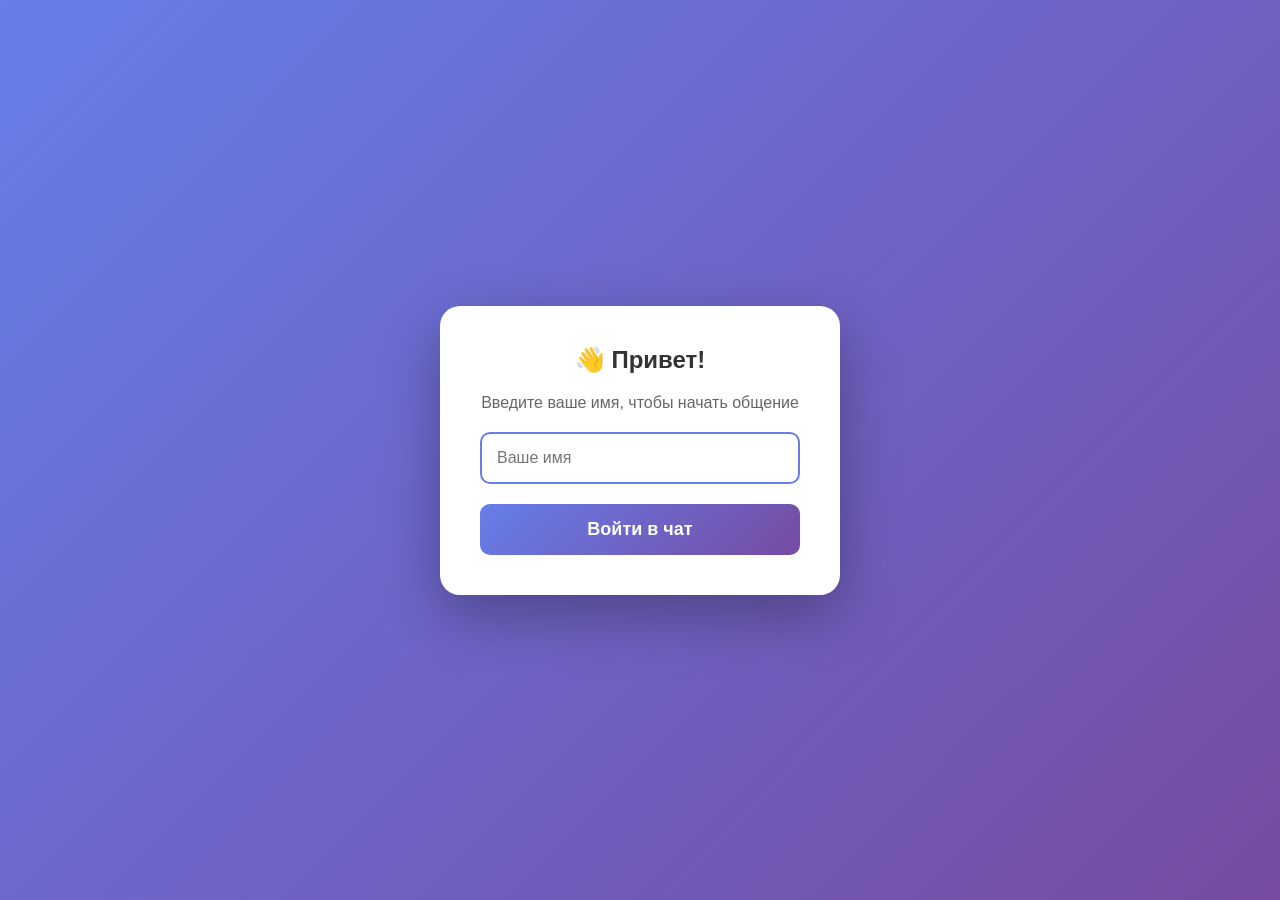
<file: chat/index.html>
<!DOCTYPE html>
<html lang="ru">
<head>
    <meta charset="UTF-8">
    <meta name="viewport" content="width=device-width, initial-scale=1.0">
    <title>Мой Чат</title>
    <style>
        * { margin: 0; padding: 0; box-sizing: border-box; }
        body {
            font-family: 'Segoe UI', Arial, sans-serif;
            background: linear-gradient(135deg, #667eea 0%, #764ba2 100%);
            height: 100vh;
            display: flex;
            justify-content: center;
            align-items: center;
        }
        .chat-container {
            width: 90%;
            max-width: 800px;
            height: 90vh;
            background: white;
            border-radius: 20px;
            box-shadow: 0 20px 60px rgba(0,0,0,0.3);
            display: flex;
            flex-direction: column;
            overflow: hidden;
        }
        .chat-header {
            background: linear-gradient(135deg, #667eea 0%, #764ba2 100%);
            color: white;
            padding: 20px;
            text-align: center;
            font-size: 24px;
            font-weight: bold;
            flex-shrink: 0;
        }
        .chat-messages {
            flex: 1;
            padding: 20px;
            overflow-y: auto;
            background: #f5f5f5;
            display: flex;
            flex-direction: column;
        }
        .message {
            margin-bottom: 15px;
            padding: 12px 16px;
            background: white;
            border-radius: 10px;
            max-width: 80%;
            box-shadow: 0 2px 5px rgba(0,0,0,0.05);
            animation: fadeIn 0.3s ease;
        }
        @keyframes fadeIn {
            from { opacity: 0; transform: translateY(10px); }
            to { opacity: 1; transform: translateY(0); }
        }
        .message.other { align-self: flex-start; }
        .message.self { align-self: flex-end; background: #667eea; color: white; }
        
        /* Стили для системных сообщений */
        .message.system {
            align-self: center;
            background: rgba(0,0,0,0.05);
            color: #666;
            text-align: center;
            max-width: 90%;
            font-size: 14px;
            font-style: italic;
            box-shadow: none;
        }
        .message.system .message-name { display: none; }
        .message.system .message-time { color: #999; margin-top: 4px; }

        .message-name { font-weight: bold; margin-bottom: 5px; font-size: 14px; color: #667eea; }
        .message.self .message-name { color: rgba(255,255,255,0.9); }
        .message-text { font-size: 16px; line-height: 1.4; word-wrap: break-word; }
        .message-time { font-size: 12px; color: #999; margin-top: 5px; text-align: right; }
        .message.self .message-time { color: rgba(255,255,255,0.7); }
        
        .chat-input {
            padding: 20px;
            background: white;
            border-top: 1px solid #eee;
            display: flex;
            gap: 10px;
            flex-shrink: 0;
        }
        .chat-input input {
            flex: 1;
            padding: 15px;
            border: 2px solid #eee;
            border-radius: 10px;
            font-size: 16px;
            outline: none;
            transition: border-color 0.3s;
        }
        .chat-input input:focus { border-color: #667eea; }
        .chat-input button {
            padding: 15px 30px;
            background: linear-gradient(135deg, #667eea 0%, #764ba2 100%);
            color: white;
            border: none;
            border-radius: 10px;
            font-size: 16px;
            font-weight: bold;
            cursor: pointer;
            transition: transform 0.2s, box-shadow 0.2s;
        }
        .chat-input button:hover { transform: scale(1.05); box-shadow: 0 5px 15px rgba(102, 126, 234, 0.4); }
        .chat-input button:active { transform: scale(0.98); }
        
        .user-name-input {
            position: fixed;
            top: 0; left: 0; right: 0; bottom: 0;
            background: linear-gradient(135deg, #667eea 0%, #764ba2 100%);
            display: flex;
            justify-content: center;
            align-items: center;
            z-index: 1000;
        }
        .user-name-form {
            background: white;
            padding: 40px;
            border-radius: 20px;
            text-align: center;
            box-shadow: 0 20px 60px rgba(0,0,0,0.3);
            width: 90%;
            max-width: 400px;
        }
        .user-name-form h2 { margin-bottom: 20px; color: #333; }
        .user-name-form input {
            padding: 15px;
            border: 2px solid #eee;
            border-radius: 10px;
            font-size: 16px;
            margin-bottom: 20px;
            width: 100%;
            outline: none;
            transition: border-color 0.3s;
        }
        .user-name-form input:focus { border-color: #667eea; }
        .user-name-form button {
            padding: 15px 40px;
            background: linear-gradient(135deg, #667eea 0%, #764ba2 100%);
            color: white;
            border: none;
            border-radius: 10px;
            font-size: 18px;
            font-weight: bold;
            cursor: pointer;
            width: 100%;
            transition: transform 0.2s;
        }
        .user-name-form button:hover { transform: scale(1.02); }
    </style>
</head>
<body>
    <div class="user-name-input" id="userNameInput">
        <div class="user-name-form">
            <h2>👋 Привет!</h2>
            <p style="margin-bottom: 20px; color: #666;">Введите ваше имя, чтобы начать общение</p>
            <input type="text" id="name" placeholder="Ваше имя" maxlength="30">
            <button onclick="joinChat()">Войти в чат</button>
        </div>
    </div>

    <div class="chat-container" id="chatContainer" style="display: none;">
        <div class="chat-header">🚀 Мой Чат</div>
        <div class="chat-messages" id="chatMessages">
            <!-- Сообщения будут добавляться сюда -->
        </div>
        <div class="chat-input">
            <input type="text" id="messageInput" placeholder="Введите сообщение..." maxlength="500">
            <button onclick="sendMessage()">Отправить</button>
        </div
    </div>

    <script>
        let userName = "";
        let clientId = Math.random().toString(36).substr(2, 9);
        
        // Проверяем, есть ли сохраненное имя в localStorage
        window.onload = function() {
            const savedName = localStorage.getItem("chatUserName");
            if (savedName) {
                userName = savedName;
                document.getElementById("userNameInput").style.display = "none";
                document.getElementById("chatContainer").style.display = "flex";
                addMessage({clientId: "system", name: "Система", text: `С возвращением, ${userName}! 👋`});
            } else {
                document.getElementById("name").focus();
            }
        };
        
        function joinChat() {
            const nameInput = document.getElementById("name");
            userName = nameInput.value.trim();
            
            if (!userName) { 
                alert("Пожалуйста, введите ваше имя!"); 
                return; 
            }
            
            // Сохраняем имя для будущих посещений
            localStorage.setItem("chatUserName", userName);
            
            document.getElementById("userNameInput").style.display = "none";
            document.getElementById("chatContainer").style.display = "flex";
            
            // Используем специальный clientId "system", чтобы сообщение не считалось "своим"
            addMessage({clientId: "system", name: "Система", text: `${userName} присоединился к чату! 🎉`});
        }
        
        function sendMessage() {
            const input = document.getElementById("messageInput");
            const text = input.value.trim();
            if (!text) return;
            
            addMessage({clientId: clientId, name: userName, text: text});
            input.value = "";
            input.focus();
        }
        
        function addMessage(data) {
            const messagesDiv = document.getElementById("chatMessages");
            
            // Определяем тип сообщения для стилизации
            const isSystem = data.clientId === "system";
            const isSelf = !isSystem && data.clientId === clientId;
            
            const messageDiv = document.createElement("div");
            messageDiv.className = "message " + (isSystem ? "system" : (isSelf ? "self" : "other"));
            
            // Создаем элементы через DOM API для защиты от XSS-атак
            const nameDiv = document.createElement("div");
            nameDiv.className = "message-name";
            nameDiv.textContent = data.name;
            
            const textDiv = document.createElement("div");
            textDiv.className = "message-text";
            textDiv.textContent = data.text; // textContent автоматически экранирует HTML
            
            const timeDiv = document.createElement("div");
            timeDiv.className = "message-time";
            timeDiv.textContent = new Date().toLocaleTimeString("ru-RU", {hour: "2-digit", minute: "2-digit"});
            
            // Собираем сообщение
            if (!isSystem) {
                messageDiv.appendChild(nameDiv);
            }
            messageDiv.appendChild(textDiv);
            messageDiv.appendChild(timeDiv);
            
            messagesDiv.appendChild(messageDiv);
            
            // Плавная прокрутка вниз
            messagesDiv.scrollTo({
                top: messagesDiv.scrollHeight,
                behavior: "smooth"
            });
        }
        
        // Обработка нажатия Enter в поле ввода
        document.getElementById("messageInput").addEventListener("keypress", function(e) { 
            if (e.key === "Enter") sendMessage(); 
        });
        document.getElementById("name").addEventListener("keypress", function(e) { 
            if (e.key === "Enter") joinChat(); 
        });
    </script>
</body>
</html>
</file>
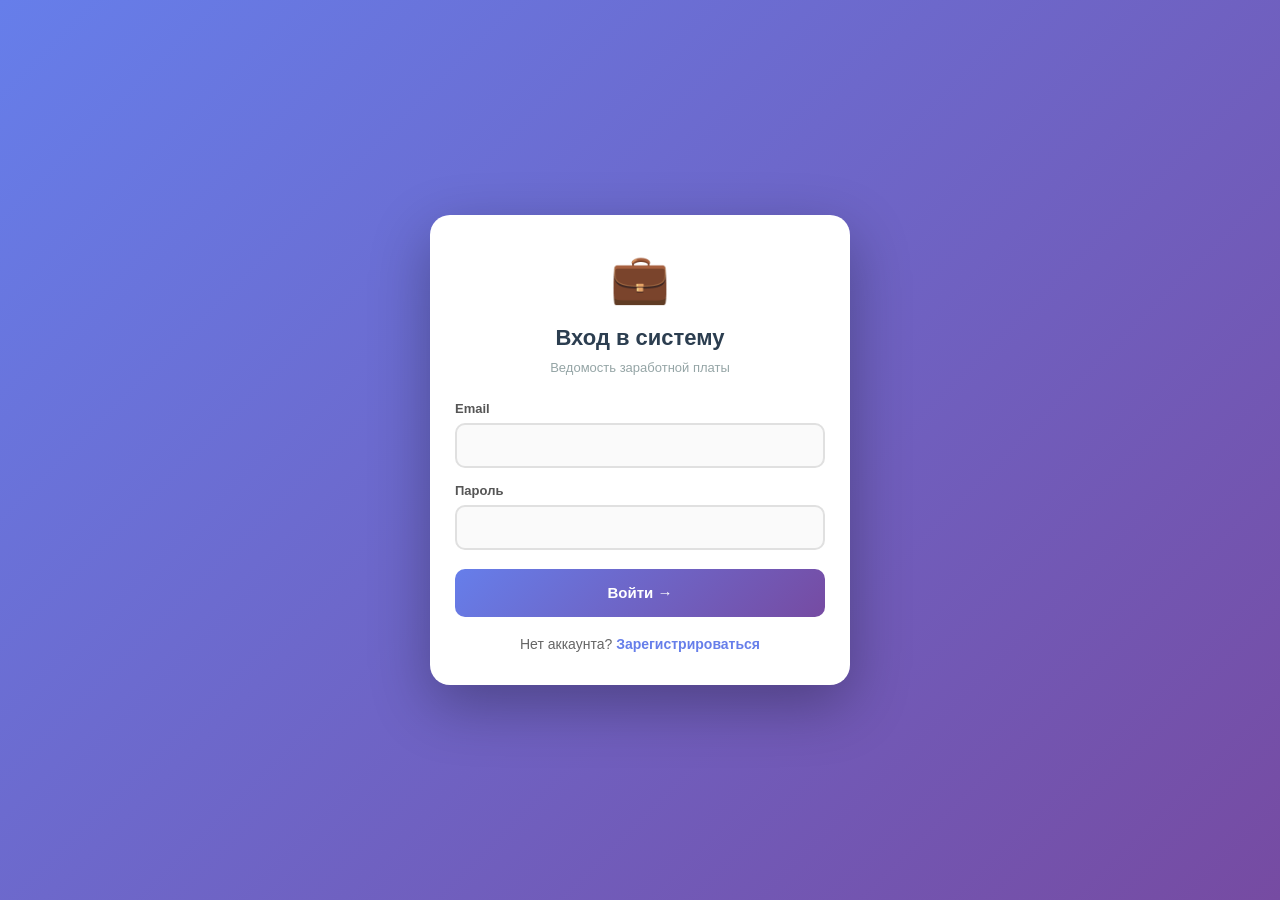
<file: login/index.html>
<!DOCTYPE html>
<html lang="ru">
<head>
<meta charset="UTF-8">
<meta name="viewport" content="width=device-width, initial-scale=1.0, maximum-scale=1.0, user-scalable=no">
<meta name="theme-color" content="#667eea">
<title>Зарплата • Мобильное приложение</title>
<style>
  * { box-sizing: border-box; margin: 0; padding: 0; -webkit-tap-highlight-color: transparent; }
  html, body { height: 100%; overflow-x: hidden; }
  body {
    font-family: -apple-system, BlinkMacSystemFont, 'Segoe UI', Roboto, sans-serif;
    background: #f0f2f5;
    color: #333;
    font-size: 15px;
    line-height: 1.4;
  }
  input, button, select, textarea { font-family: inherit; font-size: inherit; }
  input[type="number"] { -moz-appearance: textfield; }
  input::-webkit-outer-spin-button, input::-webkit-inner-spin-button { -webkit-appearance: none; margin: 0; }

  /* ===== ЭКРАНЫ АВТОРИЗАЦИИ ===== */
  .auth-screen {
    position: fixed;
    inset: 0;
    background: linear-gradient(135deg, #667eea 0%, #764ba2 100%);
    display: flex;
    align-items: center;
    justify-content: center;
    padding: 20px;
    z-index: 1000;
    overflow-y: auto;
  }
  .auth-box {
    background: white;
    padding: 30px 25px;
    border-radius: 20px;
    box-shadow: 0 20px 60px rgba(0,0,0,0.3);
    width: 100%;
    max-width: 420px;
    animation: slideUp 0.4s ease;
  }
  @keyframes slideUp {
    from { opacity: 0; transform: translateY(30px); }
    to { opacity: 1; transform: translateY(0); }
  }
  .auth-logo {
    text-align: center;
    font-size: 48px;
    margin-bottom: 10px;
  }
  .auth-box h2 {
    text-align: center;
    color: #2c3e50;
    margin-bottom: 6px;
    font-size: 22px;
  }
  .auth-box .hint {
    text-align: center;
    color: #95a5a6;
    margin-bottom: 22px;
    font-size: 13px;
  }
  .field { margin-bottom: 14px; }
  .field label {
    display: block;
    font-size: 13px;
    color: #555;
    margin-bottom: 5px;
    font-weight: 600;
  }
  .field input {
    width: 100%;
    padding: 12px 14px;
    border: 2px solid #e0e0e0;
    border-radius: 10px;
    font-size: 15px;
    transition: border-color 0.2s;
    background: #fafafa;
  }
  .field input:focus {
    outline: none;
    border-color: #667eea;
    background: white;
  }
  .btn-primary {
    width: 100%;
    padding: 14px;
    background: linear-gradient(135deg, #667eea, #764ba2);
    color: white;
    border: none;
    border-radius: 10px;
    font-size: 15px;
    font-weight: 600;
    cursor: pointer;
    margin-top: 5px;
    transition: transform 0.1s, box-shadow 0.2s;
    min-height: 48px;
  }
  .btn-primary:hover { transform: translateY(-1px); box-shadow: 0 6px 20px rgba(102, 126, 234, 0.4); }
  .btn-primary:active { transform: translateY(0); }
  .auth-switch {
    text-align: center;
    margin-top: 18px;
    font-size: 14px;
    color: #666;
  }
  .auth-switch a {
    color: #667eea;
    font-weight: 600;
    text-decoration: none;
    cursor: pointer;
  }
  .auth-error {
    background: #fee;
    color: #c0392b;
    padding: 10px;
    border-radius: 8px;
    margin-bottom: 12px;
    text-align: center;
    font-size: 13px;
    display: none;
  }

  /* Код подтверждения — большой дисплей */
  .code-display {
    background: linear-gradient(135deg, #667eea 0%, #764ba2 100%);
    color: white;
    padding: 30px 20px;
    border-radius: 16px;
    text-align: center;
    margin: 20px 0;
    box-shadow: 0 8px 24px rgba(102, 126, 234, 0.3);
  }
  .code-display .label {
    font-size: 13px;
    opacity: 0.9;
    margin-bottom: 10px;
    text-transform: uppercase;
    letter-spacing: 1px;
  }
  .code-display .code {
    font-size: 48px;
    font-weight: 700;
    letter-spacing: 8px;
    font-family: 'Courier New', monospace;
    text-shadow: 0 2px 10px rgba(0,0,0,0.2);
  }
  .code-display .email {
    font-size: 12px;
    opacity: 0.8;
    margin-top: 12px;
    word-break: break-all;
  }
  .code-note {
    background: #fff3cd;
    border-left: 4px solid #ffc107;
    padding: 12px;
    border-radius: 8px;
    font-size: 12px;
    color: #856404;
    margin-bottom: 15px;
  }

  /* Код ввода */
  .code-inputs {
    display: flex;
    gap: 8px;
    justify-content: center;
    margin: 20px 0;
  }
  .code-inputs input {
    width: 44px;
    height: 54px;
    text-align: center;
    font-size: 22px;
    font-weight: 700;
    border: 2px solid #e0e0e0;
    border-radius: 10px;
    background: #fafafa;
  }
  .code-inputs input:focus {
    outline: none;
    border-color: #667eea;
    background: white;
  }

  /* ===== ОСНОВНОЕ ПРИЛОЖЕНИЕ ===== */
  .app { display: none; padding-bottom: 80px; min-height: 100vh; }
  .app.active { display: block; }

  .topbar {
    background: linear-gradient(135deg, #667eea, #764ba2);
    color: white;
    padding: 14px 16px;
    display: flex;
    justify-content: space-between;
    align-items: center;
    position: sticky;
    top: 0;
    z-index: 100;
    box-shadow: 0 2px 10px rgba(0,0,0,0.1);
  }
  .topbar-left { display: flex; align-items: center; gap: 10px; }
  .user-avatar {
    width: 36px; height: 36px;
    border-radius: 50%;
    background: rgba(255,255,255,0.25);
    display: flex; align-items: center; justify-content: center;
    font-weight: 700; font-size: 15px;
  }
  .user-name { font-weight: 600; font-size: 14px; }
  .user-email { font-size: 11px; opacity: 0.85; }
  .btn-logout {
    background: rgba(255,255,255,0.2);
    color: white;
    border: none;
    padding: 8px 12px;
    border-radius: 8px;
    cursor: pointer;
    font-size: 13px;
    font-weight: 600;
  }

  .container { padding: 16px; max-width: 1200px; margin: 0 auto; }

  .page-title {
    text-align: center;
    color: #2c3e50;
    margin-bottom: 4px;
    font-size: 20px;
  }
  .page-subtitle {
    text-align: center;
    color: #7f8c8d;
    margin-bottom: 18px;
    font-size: 13px;
  }

  .card {
    background: white;
    border-radius: 14px;
    padding: 16px;
    margin-bottom: 14px;
    box-shadow: 0 2px 10px rgba(0,0,0,0.05);
  }
  .card-title {
    font-size: 14px;
    font-weight: 700;
    color: #2c3e50;
    margin-bottom: 12px;
    display: flex;
    align-items: center;
    gap: 6px;
  }

  .controls {
    display: grid;
    grid-template-columns: 1fr 1fr;
    gap: 10px;
  }
  .controls .field { margin-bottom: 0; }
  .controls input {
    padding: 10px;
    border: 1.5px solid #e0e0e0;
    border-radius: 8px;
    background: #fafafa;
    width: 100%;
  }
  .controls input:focus {
    outline: none;
    border-color: #667eea;
    background: white;
  }

  .table-wrap {
    overflow-x: auto;
    -webkit-overflow-scrolling: touch;
    border-radius: 10px;
    border: 1px solid #e0e0e0;
  }
  table {
    width: 100%;
    border-collapse: collapse;
    font-size: 13px;
    min-width: 900px;
  }
  th {
    background: #34495e;
    color: white;
    padding: 10px 6px;
    text-align: center;
    font-weight: 600;
    font-size: 12px;
    white-space: nowrap;
    position: sticky;
    top: 0;
  }
  td {
    padding: 4px;
    border-bottom: 1px solid #eee;
    text-align: center;
  }
  td input {
    width: 100%;
    border: none;
    text-align: center;
    padding: 8px 4px;
    background: transparent;
    font-size: 13px;
    min-height: 36px;
  }
  td input:focus {
    background: #fff9c4;
    outline: 2px solid #3498db;
  }
  td input[readonly] { background: #f8f9fa; font-weight: 600; }
  .col-name input { text-align: left; padding-left: 8px; min-width: 140px; }
  .negative { color: #e74c3c; font-weight: 700; }
  .positive { color: #27ae60; font-weight: 700; }
  .total-row { background: #fff3cd !important; font-weight: 700; }
  .total-row td { background: #fff3cd; font-size: 13px; }
  .empty-row td {
    padding: 40px 20px;
    color: #95a5a6;
    font-style: italic;
    background: #fafafa;
    text-align: center;
  }

  .summary {
    display: grid;
    grid-template-columns: 1fr;
    gap: 10px;
    margin-bottom: 14px;
  }
  .summary-card {
    padding: 14px;
    border-radius: 12px;
    color: white;
    display: flex;
    justify-content: space-between;
    align-items: center;
  }
  .summary-card h3 { font-size: 12px; margin-bottom: 4px; opacity: 0.9; text-transform: uppercase; letter-spacing: 0.5px; }
  .summary-card .value { font-size: 20px; font-weight: 700; }
  .card-accrued { background: linear-gradient(135deg, #3498db, #2980b9); }
  .card-pay { background: linear-gradient(135deg, #27ae60, #229954); }
  .card-balance { background: linear-gradient(135deg, #9b59b6, #8e44ad); }

  .actions {
    display: grid;
    grid-template-columns: 1fr 1fr;
    gap: 10px;
  }
  .btn {
    padding: 12px;
    border: none;
    border-radius: 10px;
    cursor: pointer;
    font-size: 14px;
    font-weight: 600;
    min-height: 46px;
    display: flex;
    align-items: center;
    justify-content: center;
    gap: 6px;
    transition: transform 0.1s;
  }
  .btn:active { transform: scale(0.97); }
  .btn-save { background: #9b59b6; color: white; }
  .btn-export { background: #f39c12; color: white; }
  .btn-print { background: #3498db; color: white; }
  .btn-del {
    background: #e74c3c;
    color: white;
    padding: 6px 10px;
    font-size: 12px;
    min-height: 32px;
    border-radius: 6px;
  }

  .mobile-employees { display: none; }
  .emp-card {
    background: white;
    border-radius: 12px;
    padding: 14px;
    margin-bottom: 10px;
    box-shadow: 0 2px 8px rgba(0,0,0,0.06);
    border-left: 4px solid #667eea;
  }
  .emp-card-header {
    display: flex;
    justify-content: space-between;
    align-items: flex-start;
    margin-bottom: 10px;
  }
  .emp-name {
    font-weight: 700;
    color: #2c3e50;
    font-size: 15px;
    flex: 1;
  }
  .emp-name input {
    width: 100%;
    border: none;
    font-weight: 700;
    font-size: 15px;
    color: #2c3e50;
    padding: 4px 0;
    border-bottom: 1px dashed #ddd;
  }
  .emp-name input:focus { outline: none; border-bottom-color: #667eea; }
  .emp-fields {
    display: grid;
    grid-template-columns: 1fr 1fr;
    gap: 8px;
    margin-bottom: 10px;
  }
  .emp-field label {
    display: block;
    font-size: 11px;
    color: #7f8c8d;
    margin-bottom: 3px;
    text-transform: uppercase;
    letter-spacing: 0.3px;
  }
  .emp-field input {
    width: 100%;
    padding: 8px;
    border: 1.5px solid #e0e0e0;
    border-radius: 6px;
    background: #fafafa;
    font-size: 14px;
  }
  .emp-field input:focus { outline: none; border-color: #667eea; background: white; }
  .emp-totals {
    background: #f8f9fa;
    padding: 10px;
    border-radius: 8px;
    display: grid;
    grid-template-columns: 1fr 1fr;
    gap: 6px;
    font-size: 12px;
  }
  .emp-totals .row {
    display: flex;
    justify-content: space-between;
  }
  .emp-totals .row b { color: #2c3e50; }

  .fab {
    position: fixed;
    bottom: 20px;
    right: 20px;
    width: 56px;
    height: 56px;
    border-radius: 50%;
    background: linear-gradient(135deg, #27ae60, #229954);
    color: white;
    border: none;
    font-size: 28px;
    cursor: pointer;
    box-shadow: 0 6px 20px rgba(39, 174, 96, 0.4);
    z-index: 50;
    display: none;
  }

  .modal {
    position: fixed;
    inset: 0;
    background: rgba(0,0,0,0.5);
    display: none;
    align-items: center;
    justify-content: center;
    z-index: 2000;
    padding: 20px;
  }
  .modal.active { display: flex; }
  .modal-box {
    background: white;
    border-radius: 16px;
    padding: 24px;
    max-width: 400px;
    width: 100%;
    animation: slideUp 0.3s ease;
  }
  .modal-box h3 { margin-bottom: 12px; color: #2c3e50; }
  .modal-box p { margin-bottom: 16px; color: #555; font-size: 14px; }
  .modal-actions { display: flex; gap: 10px; }
  .modal-actions button { flex: 1; }
  .btn-secondary {
    background: #ecf0f1;
    color: #2c3e50;
    padding: 12px;
    border: none;
    border-radius: 10px;
    font-weight: 600;
    cursor: pointer;
    min-height: 46px;
  }
  .btn-danger {
    background: #e74c3c;
    color: white;
    padding: 12px;
    border: none;
    border-radius: 10px;
    font-weight: 600;
    cursor: pointer;
    min-height: 46px;
  }

  .toast {
    position: fixed;
    bottom: 30px;
    left: 50%;
    transform: translateX(-50%) translateY(100px);
    background: #2c3e50;
    color: white;
    padding: 12px 20px;
    border-radius: 25px;
    font-size: 14px;
    z-index: 3000;
    opacity: 0;
    transition: all 0.3s;
    max-width: 90%;
    text-align: center;
  }
  .toast.show { opacity: 1; transform: translateX(-50%) translateY(0); }
  .toast.success { background: #27ae60; }
  .toast.error { background: #e74c3c; }

  @media (min-width: 768px) {
    .summary { grid-template-columns: repeat(3, 1fr); }
    .actions { grid-template-columns: repeat(3, 1fr); }
    .controls { grid-template-columns: repeat(4, 1fr); }
  }
  @media (max-width: 767px) {
    .table-wrap { display: none; }
    .mobile-employees { display: block; }
    .fab { display: block; }
    .btn-add-desktop { display: none; }
  }
  @media (min-width: 768px) {
    .fab { display: none; }
  }
  @media print {
    .topbar, .controls, .actions, .fab, .summary { display: none !important; }
    .app { padding-bottom: 0; }
    .table-wrap { display: block; }
    .mobile-employees { display: none; }
  }
</style>
</head>
<body>

<!-- ===== ЭКРАН ВХОДА ===== -->
<div class="auth-screen" id="authScreen">
  <div class="auth-box" id="loginBox">
    <div class="auth-logo">💼</div>
    <h2>Вход в систему</h2>
    <p class="hint">Ведомость заработной платы</p>
    <div class="auth-error" id="loginError"></div>
    <form id="loginForm" autocomplete="off">
      <div class="field">
        <label>Email</label>
        <input type="email" id="loginEmail" required autocomplete="email">
      </div>
      <div class="field">
        <label>Пароль</label>
        <input type="password" id="loginPassword" required autocomplete="current-password">
      </div>
      <button type="submit" class="btn-primary">Войти →</button>
    </form>
    <div class="auth-switch">
      Нет аккаунта? <a onclick="showRegister()">Зарегистрироваться</a>
    </div>
  </div>

  <div class="auth-box" id="registerBox" style="display:none;">
    <div class="auth-logo">📝</div>
    <h2>Регистрация</h2>
    <p class="hint">Создайте аккаунт для работы с ведомостью</p>
    <div class="auth-error" id="registerError"></div>
    <form id="registerForm" autocomplete="off">
      <div class="field">
        <label>Имя</label>
        <input type="text" id="regName" required>
      </div>
      <div class="field">
        <label>Email</label>
        <input type="email" id="regEmail" required>
      </div>
      <div class="field">
        <label>Пароль (мин. 6 символов)</label>
        <input type="password" id="regPassword" required minlength="6">
      </div>
      <div class="field">
        <label>Повторите пароль</label>
        <input type="password" id="regPassword2" required minlength="6">
      </div>
      <button type="submit" class="btn-primary">Зарегистрироваться →</button>
    </form>
    <div class="auth-switch">
      Уже есть аккаунт? <a onclick="showLogin()">Войти</a>
    </div>
  </div>

  <div class="auth-box" id="verifyBox" style="display:none;">
    <div class="auth-logo">✉️</div>
    <h2>Подтверждение регистрации</h2>
    <p class="hint" id="verifyHint">Введите код для подтверждения</p>
    
    <div class="code-display">
      <div class="label">Ваш код подтверждения</div>
      <div class="code" id="displayCode">000000</div>
      <div class="email" id="displayEmail">email@example.com</div>
    </div>

    <div class="code-note">
      💡 <b>Сохраните этот код</b> — он нужен для подтверждения регистрации. В реальном приложении код отправляется на email.
    </div>

    <div class="auth-error" id="verifyError"></div>
    <form id="verifyForm">
      <div class="code-inputs" id="codeInputs">
        <input type="tel" maxlength="1" inputmode="numeric" pattern="[0-9]">
        <input type="tel" maxlength="1" inputmode="numeric" pattern="[0-9]">
        <input type="tel" maxlength="1" inputmode="numeric" pattern="[0-9]">
        <input type="tel" maxlength="1" inputmode="numeric" pattern="[0-9]">
        <input type="tel" maxlength="1" inputmode="numeric" pattern="[0-9]">
        <input type="tel" maxlength="1" inputmode="numeric" pattern="[0-9]">
      </div>
      <button type="submit" class="btn-primary">Подтвердить и войти</button>
    </form>
    <div class="auth-switch">
      <a onclick="showLogin()">← Вернуться ко входу</a>
    </div>
  </div>
</div>

<!-- ===== ОСНОВНОЕ ПРИЛОЖЕНИЕ ===== -->
<div class="app" id="app">
  <div class="topbar">
    <div class="topbar-left">
      <div class="user-avatar" id="userAvatar">U</div>
      <div>
        <div class="user-name" id="userName">Пользователь</div>
        <div class="user-email" id="userEmail">email@example.com</div>
      </div>
    </div>
    <button class="btn-logout" onclick="confirmLogout()">Выйти</button>
  </div>

  <div class="container">
    <h1 class="page-title">📊 Ведомость зарплаты</h1>
    <p class="page-subtitle">Почасовая оплата • переходящее сальдо</p>

    <div class="card">
      <div class="card-title">⚙️ Параметры</div>
      <div class="controls">
        <div class="field">
          <label>Месяц</label>
          <input type="month" id="month" value="2026-06">
        </div>
        <div class="field">
          <label>Норма часов</label>
          <input type="number" id="normHours" value="160" min="0">
        </div>
        <div class="field">
          <label>Коэф. до 2ч</label>
          <input type="number" id="ot1" value="1.5" step="0.1" min="1">
        </div>
        <div class="field">
          <label>Коэф. свыше 2ч</label>
          <input type="number" id="ot2" value="2.0" step="0.1" min="1">
        </div>
      </div>
    </div>

    <div class="summary">
      <div class="summary-card card-accrued">
        <div><h3>Начислено</h3><div class="value" id="sumAccrued">0 ₽</div></div>
        <div style="font-size:32px;opacity:0.5;">💰</div>
      </div>
      <div class="summary-card card-pay">
        <div><h3>Выплачено</h3><div class="value" id="sumPay">0 ₽</div></div>
        <div style="font-size:32px;opacity:0.5;">💵</div>
      </div>
      <div class="summary-card card-balance">
        <div><h3>Сальдо</h3><div class="value" id="sumBalance">0 ₽</div></div>
        <div style="font-size:32px;opacity:0.5;">📊</div>
      </div>
    </div>

    <div class="card">
      <div class="card-title">👥 Сотрудники</div>
      <div class="table-wrap">
        <table id="salaryTable">
          <thead>
            <tr>
              <th>№</th>
              <th class="col-name">ФИО</th>
              <th>Ставка ₽/ч</th>
              <th>Часы</th>
              <th>Сверх. до 2ч</th>
              <th>Сверх. &gt;2ч</th>
              <th>Начислено</th>
              <th>Сальдо нач.</th>
              <th>Удержано</th>
              <th>Выплачено</th>
              <th>Сальдо кон.</th>
              <th></th>
            </tr>
          </thead>
          <tbody id="tbody"></tbody>
          <tfoot>
            <tr class="total-row" id="totalRow"></tr>
          </tfoot>
        </table>
      </div>
      <div class="mobile-employees" id="mobileEmployees"></div>
      <button class="btn btn-save btn-add-desktop" style="width:100%;margin-top:12px;background:#27ae60;color:white;" onclick="addRow()">➕ Добавить сотрудника</button>
    </div>

    <div class="actions">
      <button class="btn btn-save" onclick="saveData()">💾 Сохранить</button>
      <button class="btn btn-export" onclick="exportCSV()">📥 CSV</button>
      <button class="btn btn-print" onclick="window.print()">🖨️ Печать</button>
    </div>
  </div>

  <button class="fab" onclick="addRow()" title="Добавить">+</button>
</div>

<div class="modal" id="logoutModal">
  <div class="modal-box">
    <h3>🚪 Выход</h3>
    <p>Вы уверены, что хотите выйти из аккаунта?</p>
    <div class="modal-actions">
      <button class="btn-secondary" onclick="closeModal('logoutModal')">Отмена</button>
      <button class="btn-danger" onclick="logout()">Выйти</button>
    </div>
  </div>
</div>

<div class="toast" id="toast"></div>

<script>
const USERS_KEY = 'salary_users_v3';
const SESSION_KEY = 'salary_session_v3';
const PENDING_KEY = 'salary_pending_users_v3';

function hash(str) {
  let h = 0;
  for (let i = 0; i < str.length; i++) {
    h = ((h << 5) - h) + str.charCodeAt(i);
    h |= 0;
  }
  return 'h_' + Math.abs(h).toString(36) + '_' + str.length;
}

function getUsers() { return JSON.parse(localStorage.getItem(USERS_KEY) || '[]'); }
function saveUsers(users) { localStorage.setItem(USERS_KEY, JSON.stringify(users)); }
function getPending() { return JSON.parse(localStorage.getItem(PENDING_KEY) || '[]'); }
function savePending(p) { localStorage.setItem(PENDING_KEY, JSON.stringify(p)); }

function generateCode() {
  return Math.floor(100000 + Math.random() * 900000).toString();
}

function showLogin() {
  document.getElementById('loginBox').style.display = 'block';
  document.getElementById('registerBox').style.display = 'none';
  document.getElementById('verifyBox').style.display = 'none';
  clearAuthMessages();
}
function showRegister() {
  document.getElementById('loginBox').style.display = 'none';
  document.getElementById('registerBox').style.display = 'block';
  document.getElementById('verifyBox').style.display = 'none';
  clearAuthMessages();
}
function showVerify(email, code) {
  document.getElementById('loginBox').style.display = 'none';
  document.getElementById('registerBox').style.display = 'none';
  document.getElementById('verifyBox').style.display = 'block';
  document.getElementById('verifyHint').textContent = `Регистрация для ${email}`;
  document.getElementById('displayCode').textContent = code;
  document.getElementById('displayEmail').textContent = email;
  clearAuthMessages();
  setTimeout(() => document.querySelector('#codeInputs input').focus(), 100);
}

function clearAuthMessages() {
  ['loginError','registerError','verifyError'].forEach(id => {
    const el = document.getElementById(id);
    el.style.display = 'none';
    el.textContent = '';
  });
}

function showError(id, msg) {
  const el = document.getElementById(id);
  el.textContent = msg;
  el.style.display = 'block';
}

document.getElementById('loginForm').addEventListener('submit', e => {
  e.preventDefault();
  const email = document.getElementById('loginEmail').value.trim().toLowerCase();
  const password = document.getElementById('loginPassword').value;

  const user = getUsers().find(u => u.email === email && u.passwordHash === hash(password));
  if (!user) {
    showError('loginError', 'Неверный email или пароль');
    return;
  }
  if (!user.verified) {
    showError('loginError', 'Регистрация не завершена');
    return;
  }
  startSession(user);
});

document.getElementById('registerForm').addEventListener('submit', e => {
  e.preventDefault();
  const name = document.getElementById('regName').value.trim();
  const email = document.getElementById('regEmail').value.trim().toLowerCase();
  const pass1 = document.getElementById('regPassword').value;
  const pass2 = document.getElementById('regPassword2').value;

  if (pass1 !== pass2) {
    showError('registerError', 'Пароли не совпадают');
    return;
  }
  if (pass1.length < 6) {
    showError('registerError', 'Пароль должен быть не менее 6 символов');
    return;
  }
  if (getUsers().some(u => u.email === email)) {
    showError('registerError', 'Пользователь с таким email уже существует');
    return;
  }

  const code = generateCode();
  const pending = getPending().filter(p => p.email !== email);
  pending.push({
    name, email,
    passwordHash: hash(pass1),
    code,
    createdAt: Date.now()
  });
  savePending(pending);

  showVerify(email, code);
});

const codeInputs = document.querySelectorAll('#codeInputs input');
codeInputs.forEach((inp, i) => {
  inp.addEventListener('input', e => {
    e.target.value = e.target.value.replace(/\D/g, '');
    if (e.target.value && i < codeInputs.length - 1) {
      codeInputs[i + 1].focus();
    }
  });
  inp.addEventListener('keydown', e => {
    if (e.key === 'Backspace' && !e.target.value && i > 0) {
      codeInputs[i - 1].focus();
    }
  });
  inp.addEventListener('paste', e => {
    e.preventDefault();
    const text = (e.clipboardData || window.clipboardData).getData('text').replace(/\D/g, '').slice(0, 6);
    text.split('').forEach((ch, i) => { if (codeInputs[i]) codeInputs[i].value = ch; });
    if (text.length > 0) codeInputs[Math.min(text.length, 5)].focus();
  });
});

document.getElementById('verifyForm').addEventListener('submit', e => {
  e.preventDefault();
  const code = Array.from(codeInputs).map(i => i.value).join('');
  if (code.length !== 6) {
    showError('verifyError', 'Введите все 6 цифр кода');
    return;
  }
  const pending = getPending();
  const last = pending[pending.length - 1];
  if (!last) {
    showError('verifyError', 'Сессия истекла. Зарегистрируйтесь снова.');
    return;
  }
  if (last.code !== code) {
    showError('verifyError', 'Неверный код подтверждения');
    return;
  }
  const users = getUsers();
  users.push({
    name: last.name,
    email: last.email,
    passwordHash: last.passwordHash,
    verified: true,
    createdAt: Date.now()
  });
  saveUsers(users);
  savePending(pending.slice(0, -1));

  toast('✅ Регистрация завершена! Вход...', 'success');
  setTimeout(() => {
    const user = users.find(u => u.email === last.email);
    startSession(user);
  }, 800);
});

function startSession(user) {
  sessionStorage.setItem(SESSION_KEY, JSON.stringify({
    email: user.email,
    name: user.name,
    loginAt: Date.now()
  }));
  showApp(user);
}

function showApp(user) {
  document.getElementById('authScreen').style.display = 'none';
  document.getElementById('app').classList.add('active');
  document.getElementById('userName').textContent = user.name;
  document.getElementById('userEmail').textContent = user.email;
  document.getElementById('userAvatar').textContent = user.name.charAt(0).toUpperCase();

  if (!loadData(document.getElementById('month').value)) {
    renderEmpty();
  }
}

function confirmLogout() {
  document.getElementById('logoutModal').classList.add('active');
}
function closeModal(id) {
  document.getElementById(id).classList.remove('active');
}
function logout() {
  sessionStorage.removeItem(SESSION_KEY);
  closeModal('logoutModal');
  document.getElementById('app').classList.remove('active');
  document.getElementById('authScreen').style.display = 'flex';
  document.getElementById('loginForm').reset();
  showLogin();
}

const savedSession = sessionStorage.getItem(SESSION_KEY);
if (savedSession) {
  const s = JSON.parse(savedSession);
  const user = getUsers().find(u => u.email === s.email && u.verified);
  if (user) showApp(user);
}

setInterval(() => {
  const day = 24 * 60 * 60 * 1000;
  const now = Date.now();
  savePending(getPending().filter(p => now - p.createdAt < day));
}, 60000);

let rowId = 0;

function getCurrentUser() {
  const s = sessionStorage.getItem(SESSION_KEY);
  return s ? JSON.parse(s).email : 'anon';
}

function renderEmpty() {
  document.getElementById('tbody').innerHTML = `
    <tr class="empty-row"><td colspan="12">Нет сотрудников. Нажмите «➕» для добавления.</td></tr>
  `;
  document.getElementById('mobileEmployees').innerHTML = `
    <div class="empty-row" style="padding:40px 20px;text-align:center;color:#95a5a6;font-style:italic;">
      Нет сотрудников. Нажмите «+» для добавления.
    </div>
  `;
  recalc();
}

function addRow(data = {}) {
  const empty = document.querySelector('#tbody .empty-row');
  if (empty) empty.remove();
  const mobEmpty = document.querySelector('#mobileEmployees .empty-row');
  if (mobEmpty) mobEmpty.remove();

  rowId++;
  const id = 'r' + rowId;
  const tbody = document.getElementById('tbody');
  const idx = tbody.children.length + 1;

  const tr = document.createElement('tr');
  tr.dataset.id = id;
  tr.innerHTML = `
    <td>${idx}</td>
    <td class="col-name"><input type="text" data-f="name" data-id="${id}" value="${data.name || ''}"></td>
    <td><input type="number" data-f="rate" data-id="${id}" value="${data.rate || 0}" min="0" step="0.01"></td>
    <td><input type="number" data-f="hours" data-id="${id}" value="${data.hours || 0}" min="0"></td>
    <td><input type="number" data-f="ot1" data-id="${id}" value="${data.ot1 || 0}" min="0"></td>
    <td><input type="number" data-f="ot2" data-id="${id}" value="${data.ot2 || 0}" min="0"></td>
    <td><input type="number" data-f="accrued" data-id="${id}" readonly value="0"></td>
    <td><input type="number" data-f="balanceStart" data-id="${id}" value="${data.balanceStart || 0}" step="0.01"></td>
    <td><input type="number" data-f="deductions" data-id="${id}" value="${data.deductions || 0}" min="0" step="0.01"></td>
    <td><input type="number" data-f="paid" data-id="${id}" value="${data.paid || 0}" min="0" step="0.01"></td>
    <td><input type="number" data-f="balanceEnd" data-id="${id}" readonly value="0"></td>
    <td><button class="btn-del" onclick="delRow('${id}')">✖</button></td>
  `;
  tbody.appendChild(tr);

  const mob = document.getElementById('mobileEmployees');
  const card = document.createElement('div');
  card.className = 'emp-card';
  card.dataset.id = id;
  card.innerHTML = `
    <div class="emp-card-header">
      <div class="emp-name"><input type="text" data-f="name" data-id="${id}" value="${data.name || ''}" placeholder="ФИО сотрудника"></div>
      <button class="btn-del" onclick="delRow('${id}')">✖</button>
    </div>
    <div class="emp-fields">
      <div class="emp-field"><label>Ставка ₽/ч</label><input type="number" data-f="rate" data-id="${id}" value="${data.rate || 0}" min="0" step="0.01"></div>
      <div class="emp-field"><label>Часы</label><input type="number" data-f="hours" data-id="${id}" value="${data.hours || 0}" min="0"></div>
      <div class="emp-field"><label>Сверх. до 2ч</label><input type="number" data-f="ot1" data-id="${id}" value="${data.ot1 || 0}" min="0"></div>
      <div class="emp-field"><label>Сверх. &gt;2ч</label><input type="number" data-f="ot2" data-id="${id}" value="${data.ot2 || 0}" min="0"></div>
      <div class="emp-field"><label>Сальдо на начало</label><input type="number" data-f="balanceStart" data-id="${id}" value="${data.balanceStart || 0}" step="0.01"></div>
      <div class="emp-field"><label>Удержано</label><input type="number" data-f="deductions" data-id="${id}" value="${data.deductions || 0}" min="0" step="0.01"></div>
      <div class="emp-field" style="grid-column:span 2;"><label>Выплачено</label><input type="number" data-f="paid" data-id="${id}" value="${data.paid || 0}" min="0" step="0.01"></div>
    </div>
    <div class="emp-totals">
      <div class="row"><span>Начислено:</span><b data-out="accrued" data-id="${id}">0 ₽</b></div>
      <div class="row"><span>Сальдо:</span><b data-out="balanceEnd" data-id="${id}">0 ₽</b></div>
    </div>
  `;
  mob.appendChild(card);

  document.querySelectorAll(`[data-id="${id}"]`).forEach(inp => {
    if (inp.tagName === 'BUTTON') return;
    inp.addEventListener('input', e => syncField(id, e.target.dataset.f, e.target.value));
  });

  recalc();
}

function syncField(id, field, value) {
  document.querySelectorAll(`[data-id="${id}"][data-f="${field}"]`).forEach(inp => {
    if (inp !== event.target) inp.value = value;
  });
  recalc();
}

function delRow(id) {
  document.querySelectorAll(`[data-id="${id}"]`).forEach(el => {
    const row = el.closest('tr, .emp-card');
    if (row) row.remove();
  });
  const rows = document.querySelectorAll('#tbody tr:not(.empty-row)');
  if (rows.length === 0) {
    renderEmpty();
    return;
  }
  rows.forEach((tr, i) => tr.children[0].textContent = i + 1);
  recalc();
}

function num(v) { return parseFloat(v) || 0; }
function fmt(v) { return v.toLocaleString('ru-RU', {minimumFractionDigits: 2, maximumFractionDigits: 2}); }

function recalc() {
  const ot1k = num(document.getElementById('ot1').value);
  const ot2k = num(document.getElementById('ot2').value);

  let totAccrued = 0, totPaid = 0, totBalanceStart = 0, totBalanceEnd = 0, totDed = 0;

  const rows = document.querySelectorAll('#tbody tr:not(.empty-row)');
  rows.forEach(tr => {
    const id = tr.dataset.id;
    const get = f => num(tr.querySelector(`[data-f="${f}"]`).value);
    const rate = get('rate');
    const hours = get('hours');
    const o1 = get('ot1');
    const o2 = get('ot2');
    const balStart = get('balanceStart');
    const ded = get('deductions');
    const paid = get('paid');

    const accrued = rate * hours + rate * o1 * ot1k + rate * o2 * ot2k;
    const balanceEnd = balStart + accrued - ded - paid;

    document.querySelectorAll(`[data-id="${id}"][data-f="accrued"]`).forEach(i => i.value = accrued.toFixed(2));
    document.querySelectorAll(`[data-id="${id}"][data-f="balanceEnd"]`).forEach(i => {
      if (i.tagName === 'INPUT') {
        i.value = balanceEnd.toFixed(2);
        i.className = balanceEnd < 0 ? 'negative' : (balanceEnd > 0 ? 'positive' : '');
      } else {
        i.textContent = fmt(balanceEnd) + ' ₽';
        i.style.color = balanceEnd < 0 ? '#e74c3c' : (balanceEnd > 0 ? '#27ae60' : '#2c3e50');
      }
    });
    const mobAccrued = document.querySelector(`[data-id="${id}"][data-out="accrued"]`);
    if (mobAccrued) mobAccrued.textContent = fmt(accrued) + ' ₽';

    totAccrued += accrued;
    totPaid += paid;
    totBalanceStart += balStart;
    totBalanceEnd += balanceEnd;
    totDed += ded;
  });

  document.getElementById('totalRow').innerHTML = `
    <td colspan="6" style="text-align:right;padding-right:10px;">ИТОГО:</td>
    <td>${fmt(totAccrued)}</td>
    <td>${fmt(totBalanceStart)}</td>
    <td>${fmt(totDed)}</td>
    <td>${fmt(totPaid)}</td>
    <td>${fmt(totBalanceEnd)}</td>
    <td></td>
  `;

  document.getElementById('sumAccrued').textContent = fmt(totAccrued) + ' ₽';
  document.getElementById('sumPay').textContent = fmt(totPaid) + ' ₽';
  const balEl = document.getElementById('sumBalance');
  balEl.textContent = fmt(totBalanceEnd) + ' ₽';
  balEl.parentElement.parentElement.style.background = totBalanceEnd < 0
    ? 'linear-gradient(135deg, #e74c3c, #c0392b)'
    : 'linear-gradient(135deg, #9b59b6, #8e44ad)';
}

function collectData() {
  const rows = [];
  document.querySelectorAll('#tbody tr:not(.empty-row)').forEach(tr => {
    const obj = {};
    tr.querySelectorAll('input[data-f]').forEach(inp => obj[inp.dataset.f] = inp.value);
    rows.push(obj);
  });
  return {
    month: document.getElementById('month').value,
    normHours: document.getElementById('normHours').value,
    ot1: document.getElementById('ot1').value,
    ot2: document.getElementById('ot2').value,
    rows
  };
}

function saveData() {
  const data = collectData();
  const user = getCurrentUser();
  localStorage.setItem(`salaryReport_${user}_${data.month}`, JSON.stringify(data));
  toast('✅ Сохранено для ' + data.month, 'success');
}

function loadData(month) {
  const user = getCurrentUser();
  const raw = localStorage.getItem(`salaryReport_${user}_${month}`);
  if (!raw) return false;
  const data = JSON.parse(raw);
  document.getElementById('normHours').value = data.normHours;
  document.getElementById('ot1').value = data.ot1;
  document.getElementById('ot2').value = data.ot2;
  document.getElementById('tbody').innerHTML = '';
  document.getElementById('mobileEmployees').innerHTML = '';
  if (data.rows.length === 0) {
    renderEmpty();
  } else {
    data.rows.forEach(r => addRow(r));
  }
  return true;
}

function exportCSV() {
  const data = collectData();
  const headers = ['ФИО','Ставка','Часы','Сверх.1','Сверх.2','Начислено','Сальдо нач.','Удержания','Выплачено','Сальдо кон.'];
  const lines = [headers.join(';')];
  data.rows.forEach(r => {
    lines.push([r.name,r.rate,r.hours,r.ot1,r.ot2,r.accrued,r.balanceStart,r.deductions,r.paid,r.balanceEnd].join(';'));
  });
  const blob = new Blob(['\uFEFF' + lines.join('\n')], {type: 'text/csv;charset=utf-8'});
  const url = URL.createObjectURL(blob);
  const a = document.createElement('a');
  a.href = url;
  a.download = 'Зарплата_' + data.month + '.csv';
  a.click();
  toast('📥 CSV скачан', 'success');
}

function toast(msg, type = '') {
  const t = document.getElementById('toast');
  t.textContent = msg;
  t.className = 'toast show ' + type;
  setTimeout(() => t.classList.remove('show'), 2500);
}

document.querySelectorAll('.controls input').forEach(inp => inp.addEventListener('input', recalc));
document.getElementById('month').addEventListener('change', e => {
  if (!loadData(e.target.value)) renderEmpty();
});
</script>
</body>
</html>
</file>
